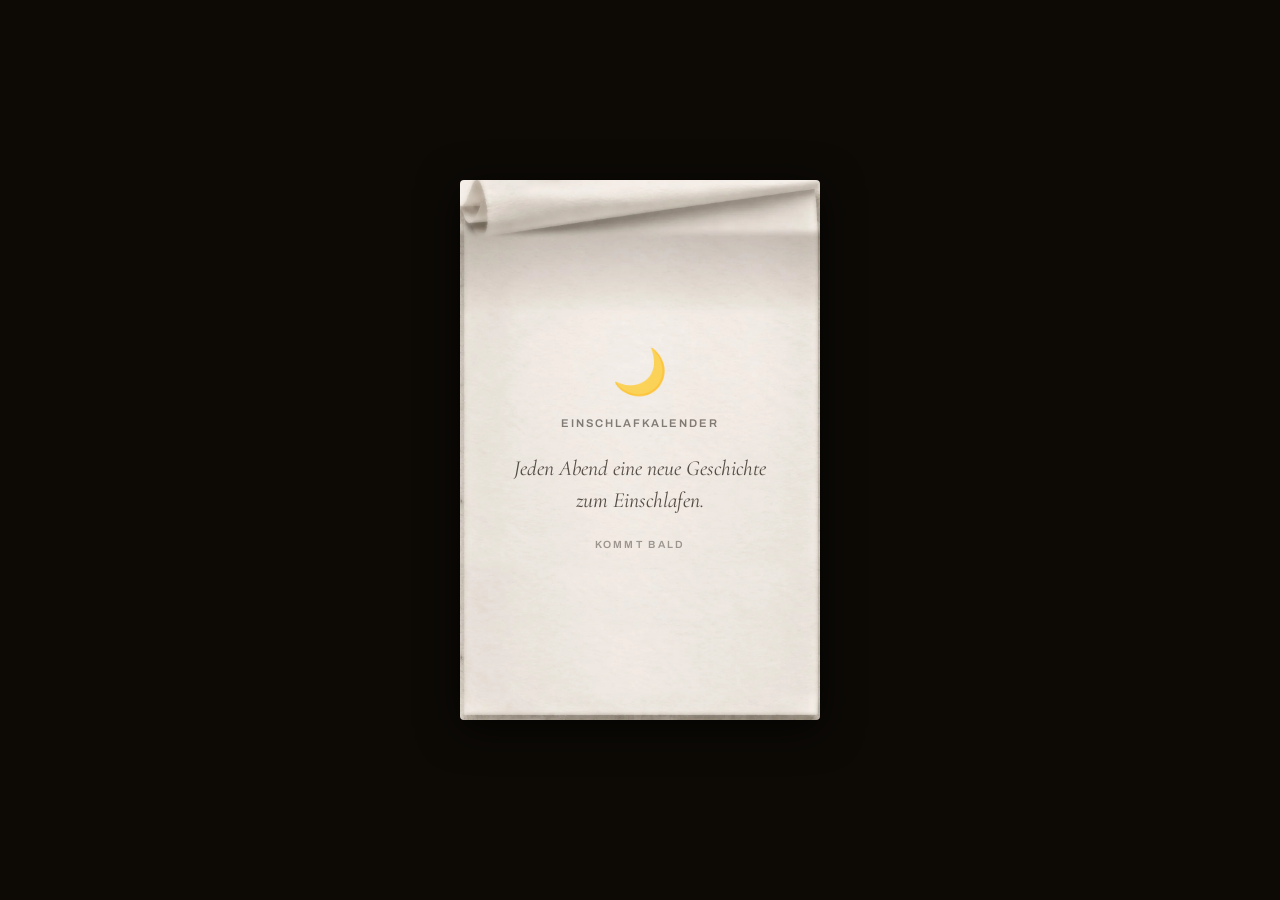
<file: index.html>
<!doctype html>
<html lang="de">
<head>
  <meta charset="utf-8">
  <meta name="viewport" content="width=device-width, initial-scale=1">
  <title>Einschlafkalender – kommt bald</title>
  <meta name="robots" content="noindex">
  <link rel="preconnect" href="https://fonts.googleapis.com">
  <link href="https://fonts.googleapis.com/css2?family=Cormorant+Garamond:ital,wght@0,400;1,400&family=Archivo:wght@400;600&display=swap" rel="stylesheet">
  <style>
    *, *::before, *::after { box-sizing: border-box; margin: 0; padding: 0; }

    body {
      min-height: 100svh;
      background: #0d0a06;
      display: flex;
      align-items: center;
      justify-content: center;
      padding: 2rem;
    }

    .card {
      background: url("assets/blatt.webp") center / cover no-repeat;
      width: min(360px, 100%);
      aspect-ratio: 2 / 3;
      border-radius: 4px;
      box-shadow: 0 8px 40px rgba(0,0,0,.7);
      display: flex;
      flex-direction: column;
      align-items: center;
      justify-content: center;
      gap: 1.4rem;
      padding: 2.5rem;
      text-align: center;
      color: #38312a;
    }

    .moon {
      font-size: 2.8rem;
      line-height: 1;
      opacity: .75;
    }

    h1 {
      font-family: "Archivo", sans-serif;
      font-size: 0.7rem;
      font-weight: 600;
      letter-spacing: .18em;
      text-transform: uppercase;
      opacity: .6;
    }

    p {
      font-family: "Cormorant Garamond", Georgia, serif;
      font-size: 1.35rem;
      font-style: italic;
      line-height: 1.5;
      opacity: .85;
    }

    .soon {
      font-family: "Archivo", sans-serif;
      font-size: 0.65rem;
      font-weight: 600;
      letter-spacing: .22em;
      text-transform: uppercase;
      opacity: .45;
    }
  </style>
</head>
<body>
  <div class="card">
    <div class="moon">🌙</div>
    <h1>Einschlafkalender</h1>
    <p>Jeden Abend eine neue Geschichte zum Einschlafen.</p>
    <span class="soon">Kommt bald</span>
  </div>
</body>
</html>
</file>
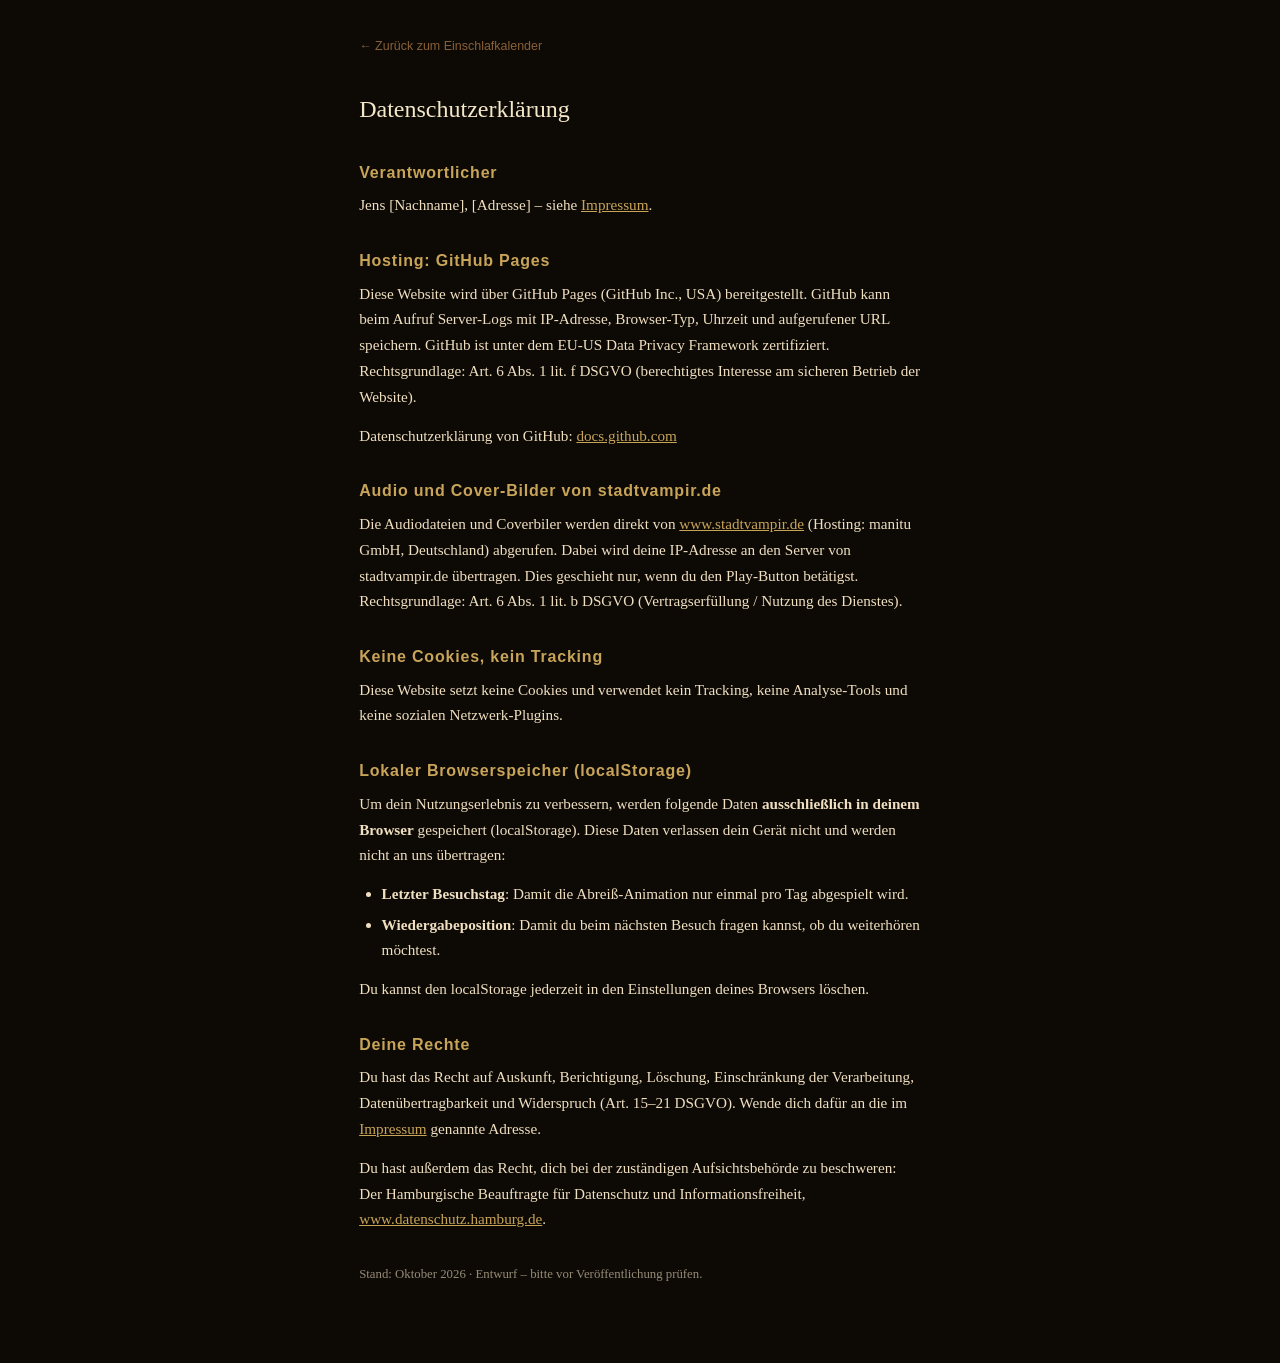
<file: datenschutz.html>
<!DOCTYPE html>
<html lang="de">
<head>
  <meta charset="UTF-8">
  <meta name="viewport" content="width=device-width, initial-scale=1.0">
  <title>Datenschutz – Einschlafkalender</title>
  <meta name="robots" content="noindex">
  <link rel="stylesheet" href="style.css">
</head>
<body>
  <div class="text-page">
    <a href="index.html" class="back">← Zurück zum Einschlafkalender</a>

    <h1>Datenschutzerklärung</h1>

    <h2>Verantwortlicher</h2>
    <p>
      Jens [Nachname], [Adresse] – siehe <a href="impressum.html">Impressum</a>.
    </p>

    <h2>Hosting: GitHub Pages</h2>
    <p>
      Diese Website wird über GitHub Pages (GitHub Inc., USA) bereitgestellt.
      GitHub kann beim Aufruf Server-Logs mit IP-Adresse, Browser-Typ, Uhrzeit und
      aufgerufener URL speichern. GitHub ist unter dem EU-US Data Privacy Framework
      zertifiziert. Rechtsgrundlage: Art. 6 Abs. 1 lit. f DSGVO (berechtigtes Interesse
      am sicheren Betrieb der Website).
    </p>
    <p>
      Datenschutzerklärung von GitHub:
      <a href="https://docs.github.com/en/site-policy/privacy-policies/github-general-privacy-statement"
         target="_blank" rel="noopener">docs.github.com</a>
    </p>

    <h2>Audio und Cover-Bilder von stadtvampir.de</h2>
    <p>
      Die Audiodateien und Coverbiler werden direkt von
      <a href="https://www.stadtvampir.de" target="_blank" rel="noopener">www.stadtvampir.de</a>
      (Hosting: manitu GmbH, Deutschland) abgerufen.
      Dabei wird deine IP-Adresse an den Server von stadtvampir.de übertragen.
      Dies geschieht nur, wenn du den Play-Button betätigst.
      Rechtsgrundlage: Art. 6 Abs. 1 lit. b DSGVO (Vertragserfüllung / Nutzung des Dienstes).
    </p>

    <h2>Keine Cookies, kein Tracking</h2>
    <p>
      Diese Website setzt keine Cookies und verwendet kein Tracking, keine Analyse-Tools
      und keine sozialen Netzwerk-Plugins.
    </p>

    <h2>Lokaler Browserspeicher (localStorage)</h2>
    <p>
      Um dein Nutzungserlebnis zu verbessern, werden folgende Daten
      <strong>ausschließlich in deinem Browser</strong> gespeichert (localStorage).
      Diese Daten verlassen dein Gerät nicht und werden nicht an uns übertragen:
    </p>
    <ul>
      <li><strong>Letzter Besuchstag</strong>: Damit die Abreiß-Animation nur einmal pro Tag
          abgespielt wird.</li>
      <li><strong>Wiedergabeposition</strong>: Damit du beim nächsten Besuch fragen kannst,
          ob du weiterhören möchtest.</li>
    </ul>
    <p>
      Du kannst den localStorage jederzeit in den Einstellungen deines Browsers löschen.
    </p>

    <h2>Deine Rechte</h2>
    <p>
      Du hast das Recht auf Auskunft, Berichtigung, Löschung, Einschränkung der Verarbeitung,
      Datenübertragbarkeit und Widerspruch (Art. 15–21 DSGVO).
      Wende dich dafür an die im <a href="impressum.html">Impressum</a> genannte Adresse.
    </p>
    <p>
      Du hast außerdem das Recht, dich bei der zuständigen Aufsichtsbehörde zu beschweren:
      Der Hamburgische Beauftragte für Datenschutz und Informationsfreiheit,
      <a href="https://www.datenschutz.hamburg.de" target="_blank" rel="noopener">www.datenschutz.hamburg.de</a>.
    </p>

    <p style="margin-top:2rem;font-size:0.8rem;opacity:0.6">Stand: Oktober 2026 · Entwurf – bitte vor Veröffentlichung prüfen.</p>
  </div>
</body>
</html>
</file>
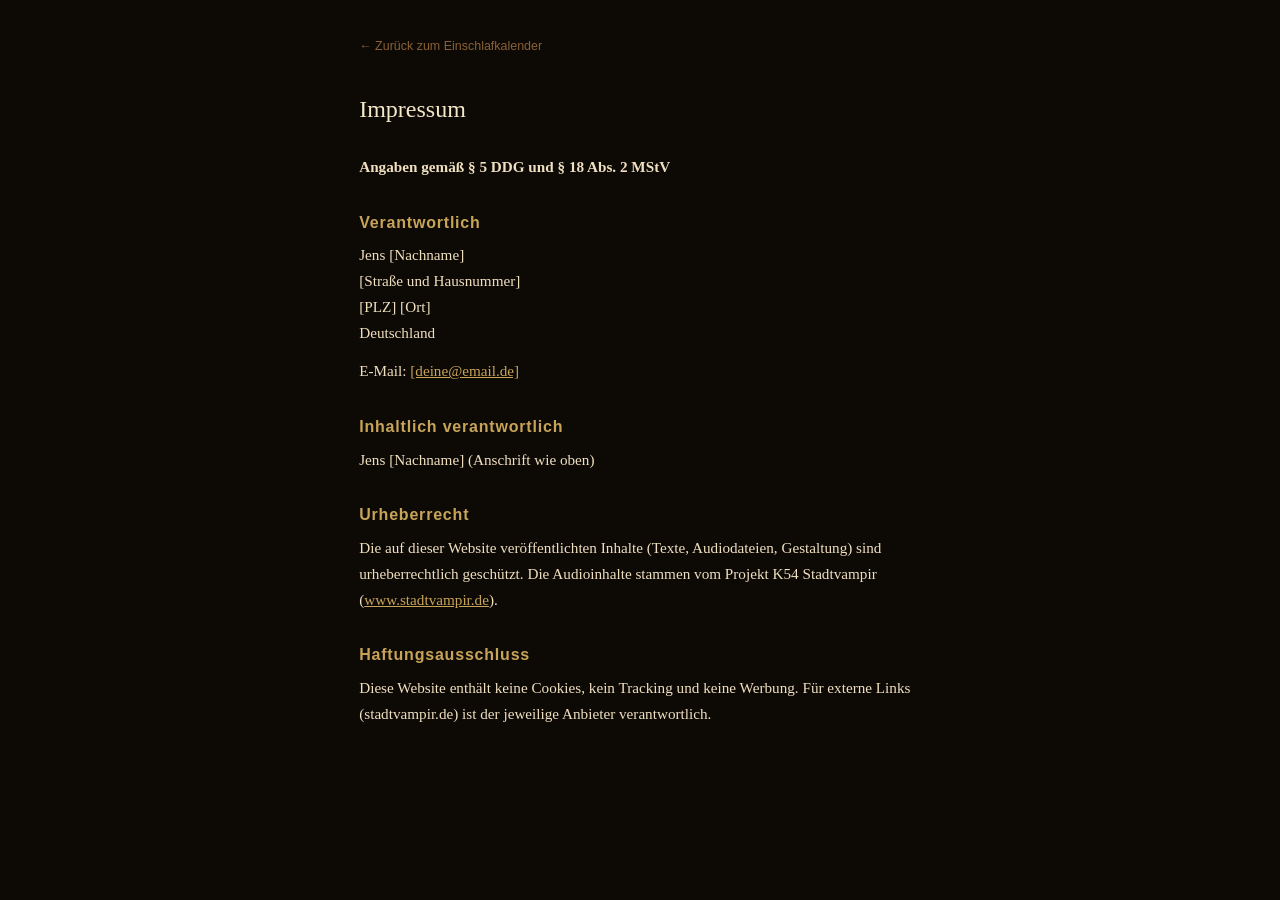
<file: impressum.html>
<!DOCTYPE html>
<html lang="de">
<head>
  <meta charset="UTF-8">
  <meta name="viewport" content="width=device-width, initial-scale=1.0">
  <title>Impressum – Einschlafkalender</title>
  <meta name="robots" content="noindex">
  <link rel="stylesheet" href="style.css">
</head>
<body>
  <div class="text-page">
    <a href="index.html" class="back">← Zurück zum Einschlafkalender</a>

    <h1>Impressum</h1>

    <p><strong>Angaben gemäß § 5 DDG und § 18 Abs. 2 MStV</strong></p>

    <h2>Verantwortlich</h2>
    <p>
      <!-- BITTE AUSFÜLLEN: Dein Name, Adresse, E-Mail -->
      Jens [Nachname]<br>
      [Straße und Hausnummer]<br>
      [PLZ] [Ort]<br>
      Deutschland
    </p>
    <p>
      E-Mail: <a href="mailto:[deine@email.de]">[deine@email.de]</a>
    </p>

    <h2>Inhaltlich verantwortlich</h2>
    <p>
      Jens [Nachname] (Anschrift wie oben)
    </p>

    <h2>Urheberrecht</h2>
    <p>
      Die auf dieser Website veröffentlichten Inhalte (Texte, Audiodateien, Gestaltung)
      sind urheberrechtlich geschützt. Die Audioinhalte stammen vom Projekt
      K54 Stadtvampir (<a href="https://www.stadtvampir.de" target="_blank" rel="noopener">www.stadtvampir.de</a>).
    </p>

    <h2>Haftungsausschluss</h2>
    <p>
      Diese Website enthält keine Cookies, kein Tracking und keine Werbung.
      Für externe Links (stadtvampir.de) ist der jeweilige Anbieter verantwortlich.
    </p>
  </div>
</body>
</html>
</file>
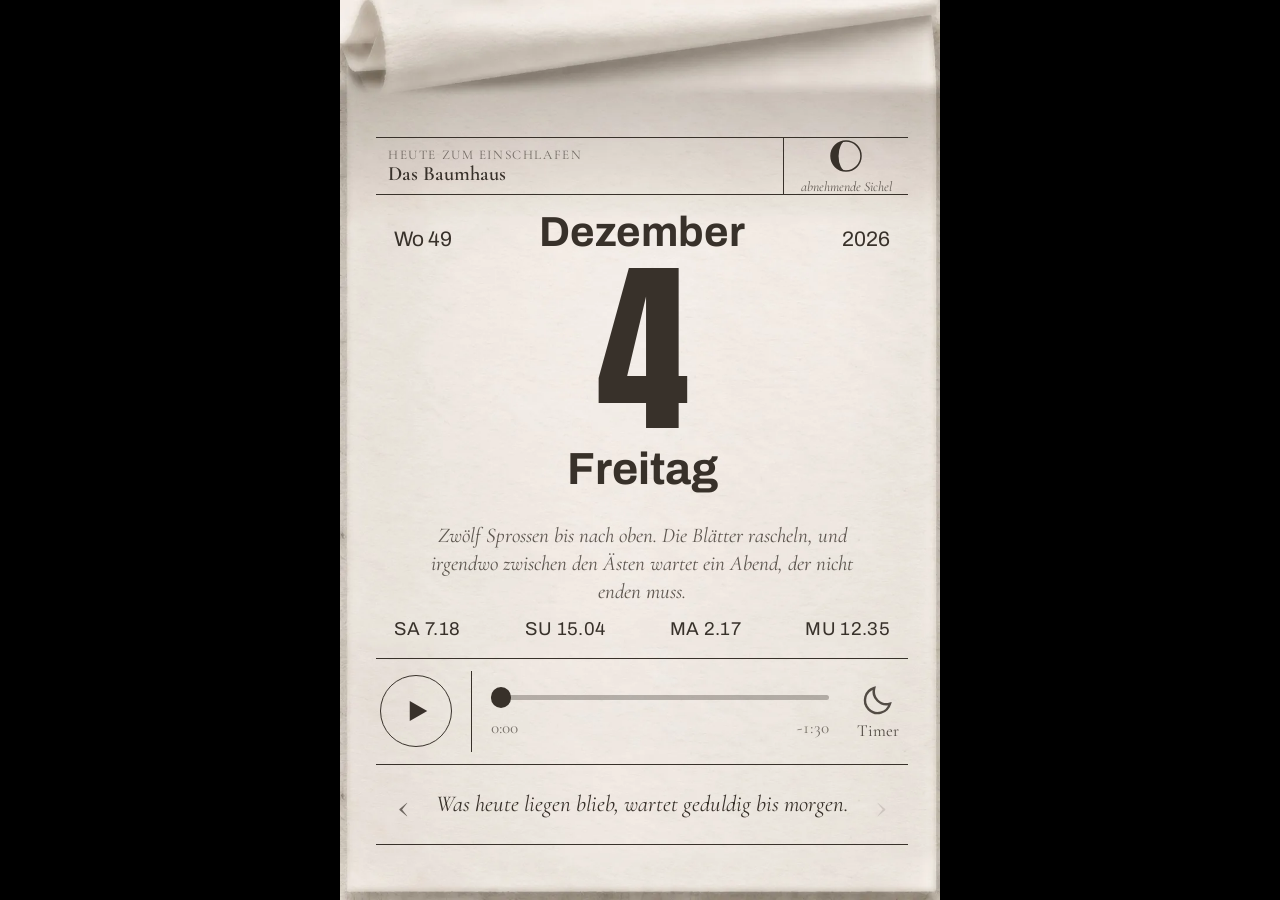
<file: widget.html>
<!doctype html>
<html lang="de">
<head>
<meta charset="utf-8">
<meta name="viewport" content="width=device-width, initial-scale=1, viewport-fit=cover">
<meta name="theme-color" content="#000000">
<title>Schlaf Kalender</title>
<link rel="preconnect" href="https://fonts.googleapis.com">
<link href="https://fonts.googleapis.com/css2?family=Anton&family=Archivo:wght@400;600;700&family=Cormorant+Garamond:ital,wght@0,400;0,600;1,400&display=swap" rel="stylesheet">
<style>
  /* =========================================================
     EINSTELLUNGEN
     --sheet-image: hier dein Hintergrundbild eintragen, z. B.
       --sheet-image: url("img/blatt.jpg");
     Am besten eine Version NUR mit Papier + eingerollter Ecke,
     ohne gezeichnete Linien/Player – die macht die Seite selbst.
     ========================================================= */
  :root{
    --ink:#38312a;
    --ink-soft:rgba(56,49,42,.32);
    --red:#c8202a;      /* Sonn- und Feiertage */
    --paper:#f3efe8;
    --sheet-image:url("assets/blatt.webp");  /* oder: url("img/blatt.jpg") */
    --dim-delay:10;      /* Sekunden bis zum Abdunkeln */
  }
  *{box-sizing:border-box;margin:0;padding:0}
  html,body{height:100%;background:#000}
  body{
    display:flex;align-items:center;justify-content:center;
    font-family:"Cormorant Garamond",Georgia,serif;color:var(--ink);
    overflow:hidden;-webkit-tap-highlight-color:transparent;
    -webkit-user-select:none;user-select:none;
  }
  button{font:inherit;color:inherit;background:none;border:0;cursor:pointer}

  /* ---------- Blatt (2:3, wie das Hintergrundbild) ---------- */
  .sheet{
    position:relative;aspect-ratio:2/3;
    height:min(100svh,150vw);
    container-type:inline-size;
  }
  .page{
    position:absolute;inset:0;
    background:var(--sheet-image),var(--paper);
    background-size:100% 100%;background-position:center;
    box-shadow:0 0 60px rgba(0,0,0,.6);
    overflow:hidden;
  }
  /* eingerollte Ecke oben (nur Platzhalter, entfällt mit eigenem Bild) */
  .curl{
    position:absolute;left:0;right:0;top:0;height:6.5%;
    background:linear-gradient(to bottom,#f2ebdf 0%,#e6dccb 55%,#cfc3ae 100%);
    box-shadow:0 .6cqw 1.4cqw rgba(0,0,0,.18);
    border-bottom-right-radius:60% 100%;
  }
  .curl::before{
    content:"";position:absolute;left:0;top:0;width:7%;height:150%;
    border-radius:0 0 50% 50%;
    background:radial-gradient(circle at 60% 40%,#f5efe4,#d4c8b3 70%);
    box-shadow:.4cqw .6cqw 1cqw rgba(0,0,0,.2);
  }
  .has-image .curl{display:none}


  /* ---------- Kopf: Titel | Tageszahl ---------- */
  .head{
    position:absolute;top:15.2%;height:6.45%;left:6%;right:5.3%;
    border-top:1px solid var(--ink);border-bottom:1px solid var(--ink);
    display:grid;grid-template-columns:1fr 23.5%;
  }
  .head .title{display:flex;flex-direction:column;justify-content:center;padding-left:2cqw;min-width:0}
  .label{font-size:2.2cqw;letter-spacing:.12em;text-transform:uppercase;opacity:.65}
  .story{font-size:3.4cqw;font-weight:600;line-height:1.1;white-space:nowrap;overflow:hidden;text-overflow:ellipsis}
  .head .date{border-left:1px solid var(--ink);display:flex;flex-direction:column;align-items:center;justify-content:center;line-height:.9}
  .head .date svg{width:6cqw;height:6cqw}
  .moonname{font-size:2.3cqw;font-style:italic;opacity:.75;margin-top:.8cqw;text-align:center;line-height:1.1}

  /* ---------- Mittelfläche: Abreißkalender-Datum ---------- */
  .body{
    position:absolute;top:21.6%;bottom:26.9%;left:6%;right:5.3%;
    padding:2.5cqw 3cqw 3.2cqw;overflow:hidden;display:flex;flex-direction:column;align-items:center;
    text-align:center;font-family:"Archivo","Helvetica Neue",Arial,sans-serif;
  }
  .body > *{flex-shrink:0}
  .toprow{width:100%;display:grid;grid-template-columns:1fr auto 1fr;align-items:baseline;font-size:3.5cqw}
  .toprow span:first-child{text-align:left}
  .toprow span:last-child{text-align:right}
  .monthlong{font-size:7cqw;font-weight:700}
  .bignum{
    font-family:"Anton","Oswald","Arial Narrow",Impact,sans-serif;font-weight:400;
    font-size:31cqw;line-height:.98;letter-spacing:-.01em;margin:.5cqw 0 0;
  }
  .rot .bignum{color:var(--red)}
  .bigday{font-size:7.5cqw;font-weight:700;margin-top:.5cqw}
  .feiertag{font-size:3.4cqw;font-weight:600;margin-top:.6cqw}
  .feiertag:empty{display:none}
  .teaser{font-family:"Cormorant Garamond",Georgia,serif;font-size:3.5cqw;line-height:1.35;font-style:italic;opacity:.8;margin-top:auto;padding-top:1.5cqw;max-width:76cqw;
    display:-webkit-box;-webkit-line-clamp:3;-webkit-box-orient:vertical;overflow:hidden}
  .astro{width:100%;display:flex;justify-content:space-between;font-size:3.1cqw;margin-top:2cqw;letter-spacing:.02em}

  /* ---------- Player ---------- */
  .player{
    position:absolute;top:73.1%;height:11.9%;left:6%;right:5.3%;
    border-top:1px solid var(--ink);border-bottom:1px solid var(--ink);
    display:grid;grid-template-columns:auto 1px 1fr auto;align-items:center;gap:0 3.2cqw;
  }
  .play{
    width:12cqw;height:12cqw;border:1.5px solid var(--ink);border-radius:50%;
    display:grid;place-items:center;margin-left:.6cqw;
  }
  .play svg{width:5cqw;height:5cqw;fill:var(--ink)}
  .divider{align-self:stretch;margin:2cqw 0;background:var(--ink)}
  .track{display:flex;flex-direction:column;gap:1.2cqw}
  .times{display:flex;justify-content:space-between;font-size:2.8cqw;opacity:.65;font-variant-numeric:tabular-nums}
  input[type=range]{
    -webkit-appearance:none;appearance:none;width:100%;height:4cqw;background:transparent;cursor:pointer;
    --p:0%;
  }
  input[type=range]::-webkit-slider-runnable-track{
    height:.8cqw;border-radius:1cqw;
    background:linear-gradient(to right,var(--ink) var(--p),var(--ink-soft) var(--p));
  }
  input[type=range]::-moz-range-track{height:.8cqw;border-radius:1cqw;background:var(--ink-soft)}
  input[type=range]::-moz-range-progress{height:.8cqw;border-radius:1cqw;background:var(--ink)}
  input[type=range]::-webkit-slider-thumb{
    -webkit-appearance:none;width:3.4cqw;height:3.4cqw;border-radius:50%;background:var(--ink);margin-top:-1.3cqw;border:0;
  }
  input[type=range]::-moz-range-thumb{width:3.4cqw;height:3.4cqw;border-radius:50%;background:var(--ink);border:0}
  .timer{
    display:flex;flex-direction:column;align-items:center;gap:.4cqw;min-width:10cqw;
    font-size:2.8cqw;opacity:.85;
  }
  .timer svg{width:6cqw;height:6cqw;fill:none;stroke:var(--ink);stroke-width:1.6}
  .timer.on svg{fill:var(--ink)}

  /* ---------- Fuß: morgen ---------- */
  .foot{
    position:absolute;top:85%;height:8.9%;left:6%;right:5.3%;
    border-bottom:1px solid var(--ink);
    display:grid;grid-template-columns:9cqw 1fr 9cqw;align-items:center;text-align:center;
  }
  .foot .spruch{font-size:3.8cqw;line-height:1.25;font-style:italic;padding:0 1cqw;
    display:-webkit-box;-webkit-line-clamp:2;-webkit-box-orient:vertical;overflow:hidden}
  .foot button{font-size:7cqw;line-height:1;opacity:.7;height:100%}
  .foot button:disabled{opacity:.15;cursor:default}

  /* ---------- Abreißen ---------- */
  .page.tear{animation:tear .75s cubic-bezier(.5,0,.75,0) forwards;transform-origin:0 0;z-index:5}
  @keyframes tear{
    30%{transform:rotate(-4deg)}
    to{transform:translate(-15%,-115%) rotate(-18deg);opacity:.2}
  }
  .page.enter .body,.page.enter .head,.page.enter .foot{animation:enter .5s ease-out}
  @keyframes enter{from{opacity:0}}

  /* ---------- Nacht-Overlay (statt Displayhelligkeit) ---------- */
  .night{
    position:fixed;inset:0;background:#000;opacity:0;pointer-events:none;z-index:20;
    transition:opacity .6s ease;
  }
  .night.on{opacity:1;pointer-events:auto;transition:opacity 4s ease}
</style>
</head>
<body>

<main class="sheet" id="sheet">
  <div class="page" id="page">
    <div class="curl"></div>


    <header class="head">
      <div class="title">
        <span class="label">Heute zum Einschlafen</span>
        <h2 class="story" id="storyTitle"></h2>
      </div>
      <div class="date" id="moonCell" title="">
        <svg viewBox="-12 -12 24 24" id="moonIcon"></svg>
        <span class="moonname" id="moonName"></span>
      </div>
    </header>

    <section class="body">
      <div class="toprow">
        <span id="kw"></span>
        <span class="monthlong" id="monthLong"></span>
        <span id="year"></span>
      </div>
      <h1 class="bignum" id="bigNum"></h1>
      <p class="bigday" id="bigDay"></p>
      <p class="feiertag" id="feiertag"></p>
      <p class="teaser" id="teaser"></p>
      <div class="astro" title="Sonnenaufgang · Sonnenuntergang · Mondaufgang · Monduntergang (Hamburg)">
        <span>SA <span id="sa"></span></span><span>SU <span id="su"></span></span>
        <span>MA <span id="ma"></span></span><span>MU <span id="mu"></span></span>
      </div>
    </section>

    <section class="player">
      <button class="play" id="playBtn" aria-label="Abspielen">
        <svg viewBox="0 0 24 24" id="playIcon"><path d="M7 4l14 8-14 8z"/></svg>
      </button>
      <span class="divider"></span>
      <div class="track">
        <input type="range" id="seek" min="0" max="1000" value="0" aria-label="Position">
        <div class="times"><span id="tCur">0:00</span><span id="tRest">-0:00</span></div>
      </div>
      <button class="timer" id="timerBtn" aria-label="Schlaftimer">
        <svg viewBox="0 0 24 24"><path d="M20 14.5A8.5 8.5 0 0 1 9.5 4a8.5 8.5 0 1 0 10.5 10.5z"/></svg>
        <span id="timerLabel">Timer</span>
      </button>
    </section>

    <footer class="foot">
      <button id="prevBtn" aria-label="Vorheriger Tag">‹</button>
      <span class="spruch" id="spruch"></span>
      <button id="nextBtn" aria-label="Nächster Tag">›</button>
    </footer>
  </div>
</main>

<div class="night" id="night" aria-hidden="true"></div>
<audio id="audio" preload="metadata"></audio>

<script>
/* =========================================================
   GESCHICHTEN – später aus JSON laden (z. B. fetch('stories.json'))
   audio: Pfad zur MP3. null = Demo-Rauschen zum Testen.
   Platzhaltertexte – durch echte Einschlaftexte ersetzen.
   ========================================================= */
const STORIES = [
  { title:"Die Berghütte", teaser:"Draußen liegt Schnee auf den Tannen, drinnen knackt das Holz im Ofen. Heute Nacht hat die Hütte nur einen Gast.", audio:null },
  { title:"Das Baumhaus",  teaser:"Zwölf Sprossen bis nach oben. Die Blätter rascheln, und irgendwo zwischen den Ästen wartet ein Abend, der nicht enden muss.", audio:null },
  { title:"Die Zugreise",  teaser:"Das Rattern der Schienen, ein Fenster voller Lichter, die vorbeiziehen. Niemand muss aussteigen, bevor es hell wird.", audio:null },
  { title:"Der Regentag",  teaser:"Tropfen auf dem Dachfenster, eine Decke, ein Tee. Der Regen hat heute nichts anderes vor, als leise zu sein.", audio:null },
];

/* Spruch des Tages – Platzhalter, durch eigene Sprüche ersetzen */
const SPRUECHE = [
  "Der Tag darf jetzt gehen. Er hat genug getan.",
  "Was heute liegen blieb, wartet geduldig bis morgen.",
  "Augen zu. Den Rest erledigt die Nacht.",
  "Auch der Mond fängt jeden Abend klein an.",
  "Leise ist auch eine Art, glücklich zu sein.",
  "Morgen ist ein neues Blatt.",
  "Die Sterne haben keine Eile. Du auch nicht.",
];

/* ---------- Feiertage (Hamburg / bundesweit) ---------- */
function easter(y){
  const a=y%19,b=Math.floor(y/100),c=y%100,d=Math.floor(b/4),e=b%4,f=Math.floor((b+8)/25),
        g=Math.floor((b-f+1)/3),h=(19*a+b-d-g+15)%30,i=Math.floor(c/4),k=c%4,
        l=(32+2*e+2*i-h-k)%7,m=Math.floor((a+11*h+22*l)/451),
        mo=Math.floor((h+l-7*m+114)/31),da=((h+l-7*m+114)%31)+1;
  return new Date(y,mo-1,da);
}
function feiertag(d){
  const y=d.getFullYear(), key=(d.getMonth()+1)+'-'+d.getDate();
  const fix={'1-1':'Neujahr','5-1':'Tag der Arbeit','10-3':'Tag der Deutschen Einheit',
             '10-31':'Reformationstag','12-25':'1. Weihnachtstag','12-26':'2. Weihnachtstag'};
  if(fix[key]) return fix[key];
  const o=easter(y), diff=Math.round((startOfDay(d)-o)/864e5);
  return ({'-2':'Karfreitag','0':'Ostersonntag','1':'Ostermontag','39':'Christi Himmelfahrt',
           '49':'Pfingstsonntag','50':'Pfingstmontag'})[diff] || '';
}

/* ---------- Sonne & Mond (Auf-/Untergang) ---------- */
const ORT = { lat:53.55, lng:9.99 };   // Hamburg – hier anpassen
const rad=Math.PI/180, dayMs=864e5, J1970=2440588, J2000=2451545, obl=rad*23.4397;
const toDays = d => d.valueOf()/dayMs - .5 + J1970 - J2000;
const fromJ = j => new Date((j + .5 - J1970)*dayMs);
const ra  = (l,b) => Math.atan2(Math.sin(l)*Math.cos(obl) - Math.tan(b)*Math.sin(obl), Math.cos(l));
const dec = (l,b) => Math.asin(Math.sin(b)*Math.cos(obl) + Math.cos(b)*Math.sin(obl)*Math.sin(l));
function sunTimes(date){
  const lw=rad*-ORT.lng, phi=rad*ORT.lat, J0=.0009;
  const d=toDays(new Date(date.getFullYear(),date.getMonth(),date.getDate(),12));
  const n=Math.round(d-J0-lw/(2*Math.PI));
  const tr=(Ht)=>J0+(Ht+lw)/(2*Math.PI)+n;
  const ds=tr(0), M=rad*(357.5291+.98560028*ds);
  const L=M+rad*(1.9148*Math.sin(M)+.02*Math.sin(2*M)+.0003*Math.sin(3*M))+rad*102.9372+Math.PI;
  const dc=dec(L,0), jt=(x)=>J2000+x+.0053*Math.sin(M)-.0069*Math.sin(2*L);
  const w=Math.acos((Math.sin(-.833*rad)-Math.sin(phi)*Math.sin(dc))/(Math.cos(phi)*Math.cos(dc)));
  const Jnoon=jt(ds), Jset=jt(tr(w));
  return { rise:fromJ(Jnoon-(Jset-Jnoon)), set:fromJ(Jset) };
}
function moonAlt(date){
  const lw=rad*-ORT.lng, phi=rad*ORT.lat, d=toDays(date);
  const L=rad*(218.316+13.176396*d), M=rad*(134.963+13.064993*d), F=rad*(93.272+13.22935*d);
  const l=L+rad*6.289*Math.sin(M), b=rad*5.128*Math.sin(F);
  const H=rad*(280.16+360.9856235*d)-lw-ra(l,b), dc=dec(l,b);
  let h=Math.asin(Math.sin(phi)*Math.sin(dc)+Math.cos(phi)*Math.cos(dc)*Math.cos(H));
  return h + rad*.017/Math.tan(h+rad*10.26/(h+rad*5.10));
}
function moonTimes(date){
  const t=new Date(date.getFullYear(),date.getMonth(),date.getDate()).getTime();
  const hAt=x=>moonAlt(new Date(t+x*3600e3))-.133*rad;
  let h0=hAt(0), rise=null, set=null;
  for(let i=1;i<=24;i+=2){
    const h1=hAt(i), h2=hAt(i+1), a=(h0+h2)/2-h1, b=(h2-h0)/2, xe=-b/(2*a), ye=(a*xe+b)*xe+h1, D=b*b-4*a*h1;
    let roots=0, x1=0, x2=0;
    if(D>=0){ const dx=Math.sqrt(D)/(Math.abs(a)*2); x1=xe-dx; x2=xe+dx;
      if(Math.abs(x1)<=1) roots++; if(Math.abs(x2)<=1) roots++; if(x1<-1) x1=x2; }
    if(roots===1){ if(h0<0) rise=i+x1; else set=i+x1; }
    else if(roots===2){ rise=i+(ye<0?x2:x1); set=i+(ye<0?x1:x2); }
    if(rise!==null && set!==null) break;
    h0=h2;
  }
  return { rise: rise===null?null:new Date(t+rise*3600e3), set: set===null?null:new Date(t+set*3600e3) };
}
const hm = d => d && !isNaN(d) ? d.getHours()+'.'+String(d.getMinutes()).padStart(2,'0') : '–';
function isoWeek(d){
  const t=new Date(Date.UTC(d.getFullYear(),d.getMonth(),d.getDate()));
  const day=t.getUTCDay()||7; t.setUTCDate(t.getUTCDate()+4-day);
  return Math.ceil(((t-Date.UTC(t.getUTCFullYear(),0,1))/864e5+1)/7);
}

/* ---------- Helfer ---------- */
const $ = id => document.getElementById(id);
const audio = $('audio'), page = $('page'), night = $('night');
const DIM_DELAY = parseFloat(getComputedStyle(document.documentElement).getPropertyValue('--dim-delay')) * 1000 || 10000;

const startOfDay = d => new Date(d.getFullYear(), d.getMonth(), d.getDate());
const addDays = (d,n) => new Date(d.getFullYear(), d.getMonth(), d.getDate()+n);
const dayOfYear = d => Math.round((startOfDay(d) - new Date(d.getFullYear(),0,1)) / 864e5);
const storyFor = d => STORIES[dayOfYear(d) % STORIES.length];
const fmt = s => { if(!isFinite(s)) s=0; s=Math.max(0,Math.floor(s)); return Math.floor(s/60)+':'+String(s%60).padStart(2,'0'); };

const TODAY = startOfDay(new Date());
// Zum Testen: ?tag=2026-12-24
const param = new URLSearchParams(location.search).get('tag');
let current = param && !isNaN(new Date(param)) ? startOfDay(new Date(param+'T00:00')) : TODAY;
let maxDay = current > TODAY ? current : TODAY;

/* ---------- Mondphase ---------- */
function moonPhase(d){
  const ref = Date.UTC(2000,0,6,18,14), syn = 29.530588853;
  const days = (d.getTime() + 12*3600e3 - ref) / 864e5;
  return ((days % syn) + syn) % syn / syn;     // 0 = Neumond, .5 = Vollmond
}
function moonName(p){
  if(p<.03||p>.97) return 'Neumond';
  if(p<.22) return 'zunehmende Sichel';
  if(p<.28) return 'erstes Viertel';
  if(p<.47) return 'zunehmender Mond';
  if(p<.53) return 'Vollmond';
  if(p<.72) return 'abnehmender Mond';
  if(p<.78) return 'letztes Viertel';
  return 'abnehmende Sichel';
}
function drawMoon(p){
  const r = 10, k = Math.cos(p*2*Math.PI), rx = Math.abs(k)*r, waxing = p < .5;
  const outer = waxing ? 1 : 0;
  const inner = waxing ? (k>0?0:1) : (k>0?1:0);
  const lit = `M0,${-r} A${r},${r} 0 0 ${outer} 0,${r} A${rx},${r} 0 0 ${inner} 0,${-r}Z`;
  $('moonIcon').innerHTML =
    `<circle r="${r}" fill="none" stroke="var(--ink)" stroke-width="1"/>` +
    (p<.03||p>.97 ? '' : `<path d="${lit}" fill="var(--ink)"/>`);
}

/* ---------- Seite befüllen ---------- */
function render(){
  const s = storyFor(current);
  $('storyTitle').textContent = s.title;
  $('year').textContent = current.getFullYear();
  $('monthLong').textContent = current.toLocaleDateString('de-DE',{month:'long'});
  $('bigNum').textContent = current.getDate();
  $('bigDay').textContent = current.toLocaleDateString('de-DE',{weekday:'long'});
  $('teaser').textContent = s.teaser;
  const ft = feiertag(current);
  $('feiertag').textContent = ft;
  page.classList.toggle('rot', current.getDay()===0 || !!ft);
  $('spruch').textContent = SPRUECHE[dayOfYear(current) % SPRUECHE.length];
  const p = moonPhase(current); drawMoon(p); $('moonName').textContent = moonName(p);
  $('kw').textContent = 'Wo ' + isoWeek(current);
  const sun = sunTimes(current), moon = moonTimes(current);
  $('sa').textContent = hm(sun.rise); $('su').textContent = hm(sun.set);
  $('ma').textContent = hm(moon.rise); $('mu').textContent = hm(moon.set);
  $('nextBtn').disabled = current >= maxDay;
  document.title = s.title + ' · Schlaf Kalender';

  fitDate();
  stopPlayback();
  audio.src = s.audio || demoAudio();
  setMediaSession(s);
}

/* ---------- Tageszahl automatisch so groß wie möglich, ohne über die Linien zu laufen ---------- */
function fitDate(){
  const body = page.querySelector('.body'), num = $('bigNum');
  num.style.fontSize = '';
  let size = parseFloat(getComputedStyle(num).fontSize), guard = 60;
  while(body.scrollHeight > body.clientHeight + 1 && guard--){
    size *= .96; num.style.fontSize = size + 'px';
  }
}
addEventListener('resize', fitDate);
if(document.fonts) document.fonts.ready.then(fitDate);

/* ---------- Abreißen / Tag wechseln ---------- */
let busy = false;
function goTo(delta){
  const target = addDays(current, delta);
  if(busy || target > maxDay) return;
  busy = true;
  if(delta > 0){
    const torn = page.cloneNode(true);
    torn.removeAttribute('id');
    torn.querySelectorAll('[id]').forEach(n => n.removeAttribute('id'));
    page.after(torn);
    current = target; render();
    torn.classList.add('tear');
    torn.addEventListener('animationend', () => { torn.remove(); busy = false; }, {once:true});
  } else {
    current = target; render();
    page.classList.remove('enter'); void page.offsetWidth; page.classList.add('enter');
    setTimeout(() => busy = false, 500);
  }
}
$('nextBtn').onclick = () => goTo(1);
$('prevBtn').onclick = () => goTo(-1);
document.addEventListener('keydown', e => {
  if(e.key==='ArrowRight') goTo(1);
  if(e.key==='ArrowLeft') goTo(-1);
  if(e.key===' '){ e.preventDefault(); togglePlay(); }
});
let tx = null;
$('sheet').addEventListener('touchstart', e => { if(e.target.closest('input,button')) return; tx = e.touches[0].clientX; }, {passive:true});
$('sheet').addEventListener('touchend', e => {
  if(tx===null) return; const dx = e.changedTouches[0].clientX - tx; tx = null;
  if(dx < -60) goTo(1); else if(dx > 60) goTo(-1);
});

/* ---------- Player ---------- */
const PLAY = '<path d="M7 4l14 8-14 8z"/>', PAUSE = '<path d="M6 4h4v16H6zM14 4h4v16h-4z"/>';
function togglePlay(){ audio.paused ? audio.play() : audio.pause(); }
function stopPlayback(){ audio.pause(); clearSleep(); undim(); }
$('playBtn').onclick = togglePlay;

audio.addEventListener('play', () => {
  $('playIcon').innerHTML = PAUSE; $('playBtn').setAttribute('aria-label','Pause');
  audio.volume = 1; scheduleDim(); armSleep();
});
audio.addEventListener('pause', () => {
  $('playIcon').innerHTML = PLAY; $('playBtn').setAttribute('aria-label','Abspielen');
  clearTimeout(dimT); clearSleepTick();
});
audio.addEventListener('ended', () => { audio.currentTime = 0; });
audio.addEventListener('timeupdate', updateTime);
audio.addEventListener('loadedmetadata', updateTime);

const seek = $('seek'); let seeking = false;
seek.addEventListener('input', () => { seeking = true; seek.style.setProperty('--p', seek.value/10+'%'); });
seek.addEventListener('change', () => {
  if(isFinite(audio.duration)) audio.currentTime = seek.value/1000 * audio.duration;
  seeking = false;
});
function updateTime(){
  const d = audio.duration, c = audio.currentTime;
  $('tCur').textContent = fmt(c);
  $('tRest').textContent = '-' + fmt((d||0) - c);
  if(!seeking && isFinite(d) && d>0){ seek.value = c/d*1000; seek.style.setProperty('--p', c/d*100+'%'); }
}

/* ---------- Abdunkeln nach X Sekunden Wiedergabe ---------- */
let dimT = null;
function scheduleDim(){ clearTimeout(dimT); dimT = setTimeout(() => { if(!audio.paused) night.classList.add('on'); }, DIM_DELAY); }
function undim(){ clearTimeout(dimT); night.classList.remove('on'); }
night.addEventListener('click', () => { undim(); if(!audio.paused) scheduleDim(); });

/* ---------- Schlaftimer ---------- */
const STEPS = [0,15,30,45,60]; let stepI = 0, sleepEnd = null, sleepTick = null;
$('timerBtn').onclick = () => {
  stepI = (stepI+1) % STEPS.length;
  $('timerBtn').classList.toggle('on', STEPS[stepI] > 0);
  sleepEnd = null; armSleep(); showTimer();
};
function armSleep(){
  clearSleepTick();
  if(!STEPS[stepI] || audio.paused) return;
  if(!sleepEnd) sleepEnd = Date.now() + STEPS[stepI]*60e3;
  sleepTick = setInterval(() => {
    showTimer();
    if(Date.now() >= sleepEnd){ clearSleepTick(); fadeOutAndPause(); }
  }, 1000);
}
function clearSleepTick(){ clearInterval(sleepTick); sleepTick = null; }
function clearSleep(){ clearSleepTick(); sleepEnd = null; showTimer(); }
function showTimer(){
  const m = STEPS[stepI];
  if(!m){ $('timerLabel').textContent = 'Timer'; return; }
  if(sleepEnd){ $('timerLabel').textContent = Math.ceil((sleepEnd-Date.now())/60e3) + ' min'; }
  else $('timerLabel').textContent = m + ' min';
}
function fadeOutAndPause(){
  // iOS ignoriert audio.volume – dort wird einfach pausiert
  const start = audio.volume, t0 = Date.now(), dur = 20000;
  const f = setInterval(() => {
    const k = 1 - (Date.now()-t0)/dur;
    if(k <= 0 || audio.paused){ clearInterval(f); audio.pause(); audio.volume = start; sleepEnd = null; showTimer(); return; }
    audio.volume = Math.max(0, start*k);
  }, 200);
}

/* ---------- Sperrbildschirm (Media Session) ---------- */
function setMediaSession(s){
  if(!('mediaSession' in navigator)) return;
  navigator.mediaSession.metadata = new MediaMetadata({ title:s.title, artist:'Jens Salsa', album:'Schlaf Kalender' });
  navigator.mediaSession.setActionHandler('play', () => audio.play());
  navigator.mediaSession.setActionHandler('pause', () => audio.pause());
}

/* ---------- Demo-Audio: leises braunes Rauschen, 90 s ---------- */
let demoURL = null;
function demoAudio(){
  if(demoURL) return demoURL;
  const sr = 22050, n = sr*90, buf = new ArrayBuffer(44 + n*2), v = new DataView(buf);
  const str = (o,s) => [...s].forEach((c,i) => v.setUint8(o+i, c.charCodeAt(0)));
  str(0,'RIFF'); v.setUint32(4,36+n*2,true); str(8,'WAVE'); str(12,'fmt ');
  v.setUint32(16,16,true); v.setUint16(20,1,true); v.setUint16(22,1,true);
  v.setUint32(24,sr,true); v.setUint32(28,sr*2,true); v.setUint16(32,2,true); v.setUint16(34,16,true);
  str(36,'data'); v.setUint32(40,n*2,true);
  let last = 0; const fade = sr*2;
  for(let i=0;i<n;i++){
    last = (last + .02*(Math.random()*2-1)) / 1.02;
    const env = Math.min(1, i/fade, (n-i)/fade);
    v.setInt16(44+i*2, Math.max(-1,Math.min(1,last*3.5)) * env * 0x7fff * .45, true);
  }
  return demoURL = URL.createObjectURL(new Blob([buf],{type:'audio/wav'}));
}

/* ---------- Eigenes Hintergrundbild erkennen ---------- */
if(!getComputedStyle(document.documentElement).getPropertyValue('--sheet-image').includes('svg+xml'))
  document.body.classList.add('has-image');

render();
</script>
</body>
</html>
</file>
<file: style.css>
/* Einschlafkalender – style.css
   Nur für Impressum und Datenschutz */

*, *::before, *::after { box-sizing: border-box; margin: 0; padding: 0; }

body { background: #0d0a06; }

/* ── Text-Seiten (Impressum, Datenschutz) ────────────────────────────────── */
.text-page {
  max-width: 600px;
  margin: 0 auto;
  padding: 2rem 1.2rem 4rem;
  color: #f0dfc0;
  font-family: Georgia, serif;
  font-size: 0.95rem;
  line-height: 1.7;
}
.text-page h1 {
  font-size: 1.5rem;
  font-weight: normal;
  margin-bottom: 1.5rem;
  color: #f4e8c8;
}
.text-page h2 {
  font-size: 1rem;
  font-weight: bold;
  margin-top: 1.8rem;
  margin-bottom: 0.4rem;
  font-family: Arial, sans-serif;
  letter-spacing: 0.05em;
  color: #c8a458;
}
.text-page p   { margin-bottom: 0.8rem; }
.text-page ul  { padding-left: 1.4rem; margin-bottom: 0.8rem; }
.text-page li  { margin-bottom: 0.3rem; }
.text-page a   { color: #c8a458; }
.text-page .back {
  display: inline-block;
  margin-bottom: 2rem;
  font-family: Arial, sans-serif;
  font-size: 0.78rem;
  color: #8a6035;
  text-decoration: none;
}
.text-page .back:hover { text-decoration: underline; }
</file>
